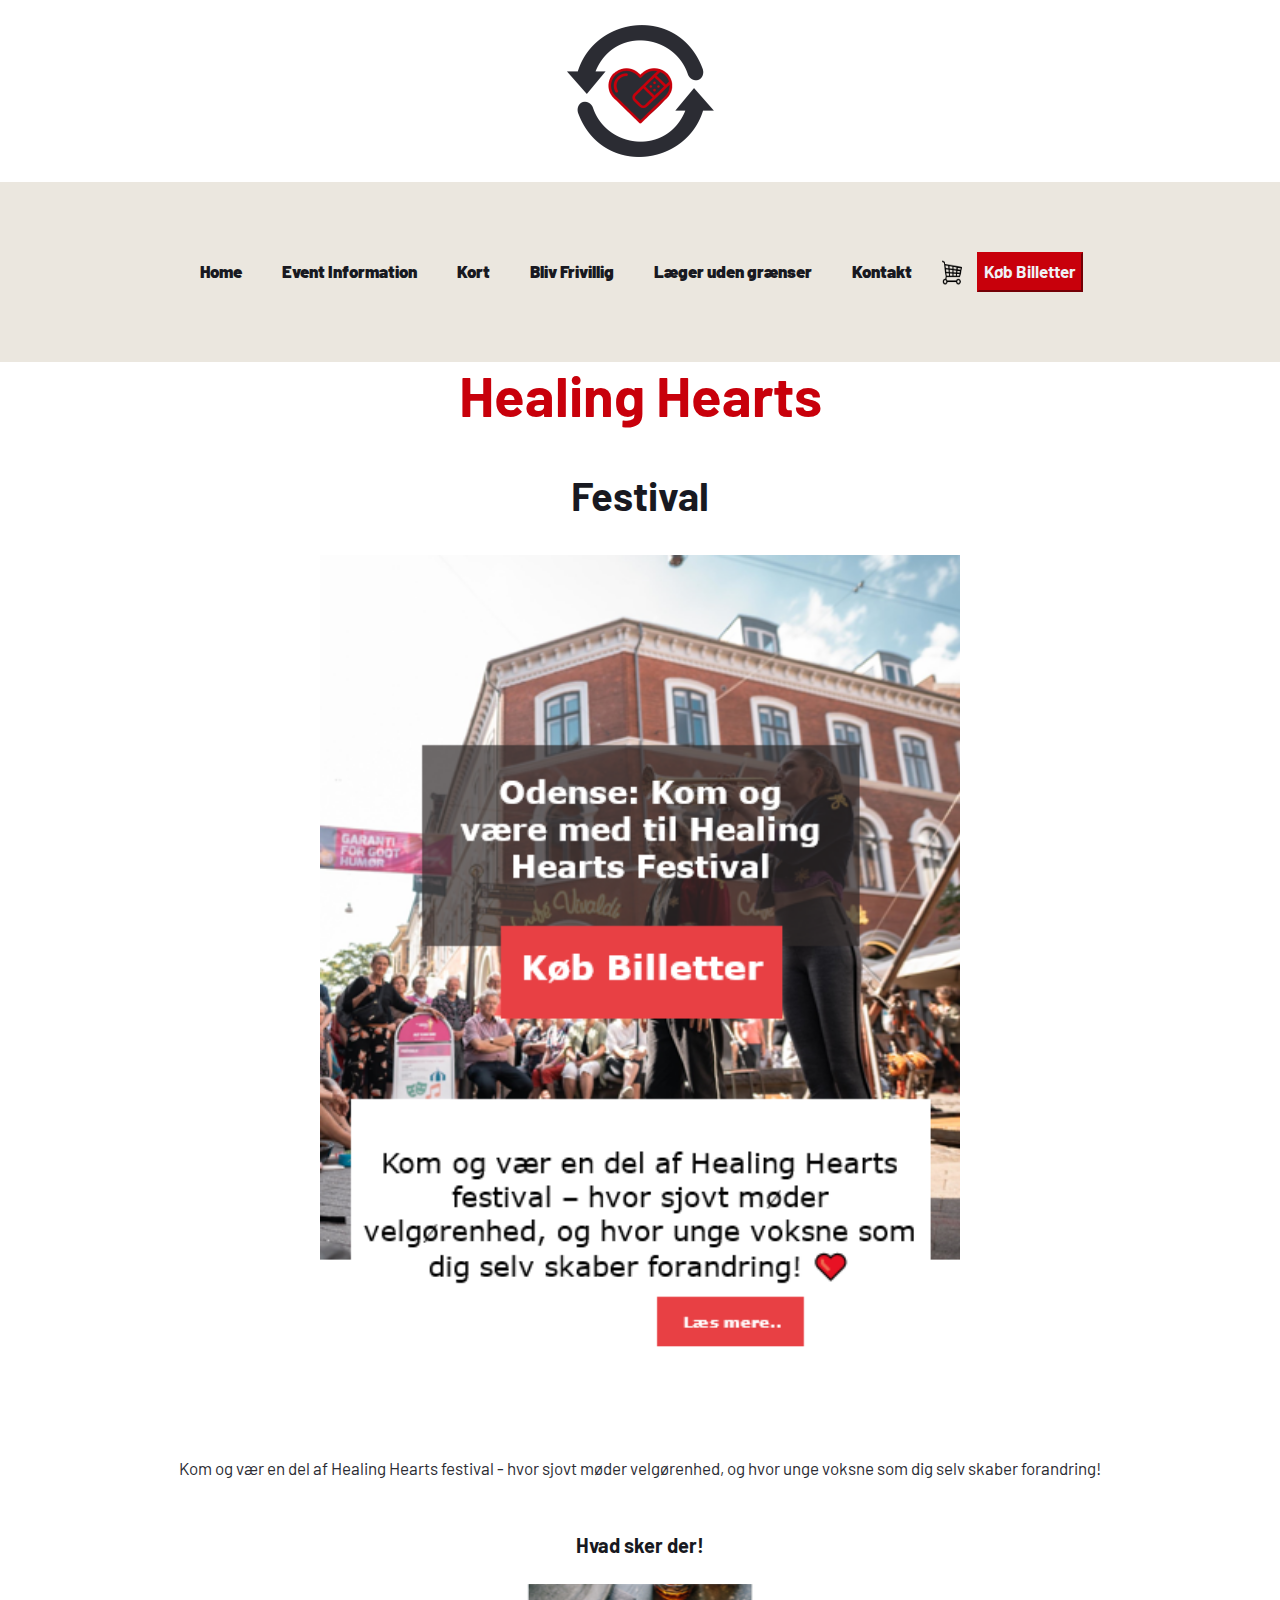
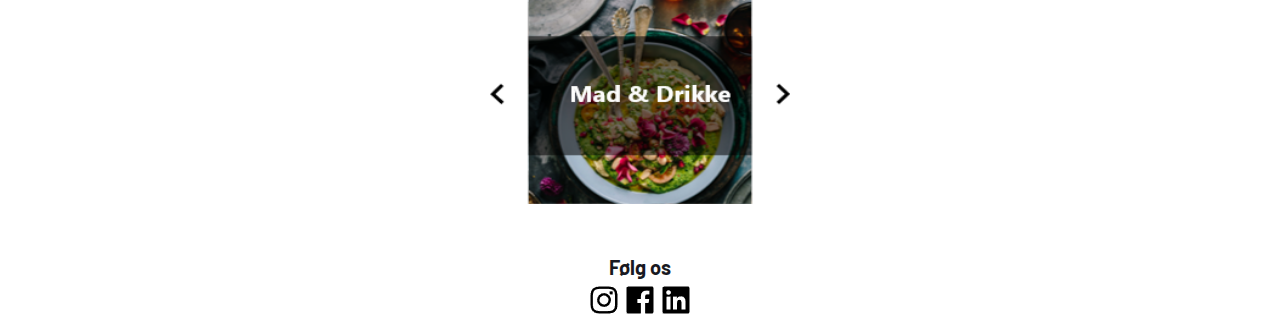
<file: index.html>
<!DOCTYPE html>
<html lang="da"> 
    <head>
        <meta charset="UTF-8">
        <meta name="viewport" content="width=device-width, initial-scale=1.0">
        <title>Healinghearts</title>
        <link rel="preconnect" href="https://fonts.googleapis.com">
        <link rel="preconnect" href="https://fonts.gstatic.com" crossorigin>
        <link href="https://fonts.googleapis.com/css2?family=Barlow:wght@400;700;900&display=swap" rel="stylesheet">
        <link rel="stylesheet" href="css/reset.css">
        <link rel="stylesheet" href="css/index.css">
        <script src="js/index.js" defer></script>       
    </head>
    <body>

    <header class="header">
        <a href="index.html"><img src="img/logohh.png" alt="Logo til projekt om Healing Hearts" class="logo"></a>
    </header>
        <nav>
            <div class="topnav">
                <div class="menu">
                    <ul class="nav_links">
                        <li><a href="index.html" class="tabnav">Home</a></li> 
                        <li><a href="eventindformation.html" class="tabnav">Event Information</a></li>                        
                        <li><a href="Map.html" class="tabnav">Kort</a></li>
                        <li><a href="blivfrivillig.html" class="tabnav">Bliv Frivillig</a></li>
                        <li><a href="lægerudengrænser.html" class="tabnav">Læger uden grænser</a></li>
                        <li><a href="kontakt.html" class="tabnav">Kontakt</a></li>
                        <a href="basket.html"><img src="img/kurvikon.png" class="icon"></a>
                        <a class="button" href="koebbillet.html"><button>Køb Billetter</button></a>
                    </ul>
                </div>
            </div>                   
        </nav>                 
        <h1 class="main-heading">Healing Hearts</h1>
        <h2 class="pageheading">Festival</h2>

        <br>
        
        <main>
            <section>
                <div class="container">
                    <img src="img/hcafestival.png" alt="Dette er et stemningsbillede fra HCA festivalen" class="frontimg ">                
                </div>    
            </section>
        <br>
        <br>
            <section>
              <p class="p-text">
                Kom og vær en del af Healing Hearts festival - hvor sjovt møder velgørenhed, og hvor unge voksne som dig selv skaber forandring!
              </p>
            </section>
    

        <br>
        <br>

        <h3 class="heading">Hvad sker der!</h3>

        <br>
        
        <img src="img/sliderpic.png" alt="et eksemple på slider" class="frontslider">

        <br>
        <br>

        </main>  
        <footer class="footer">
            <h3 class="heading">Følg os</h3>
            <ul class="SoMe">
            <li><a href="#"><img src="img/instagram-logo-24.png" alt="SoMe link"></a></li>
            <li><a href="#"><img src="img/facebook-square-logo-24.png" alt="SoMe link"></a></li>
            <li><a href="#"><img src="img/linkedin-square-logo-24.png" alt="SoMe link"></a></li>
            </ul>
        </footer>
    </body>

</html>
</file>
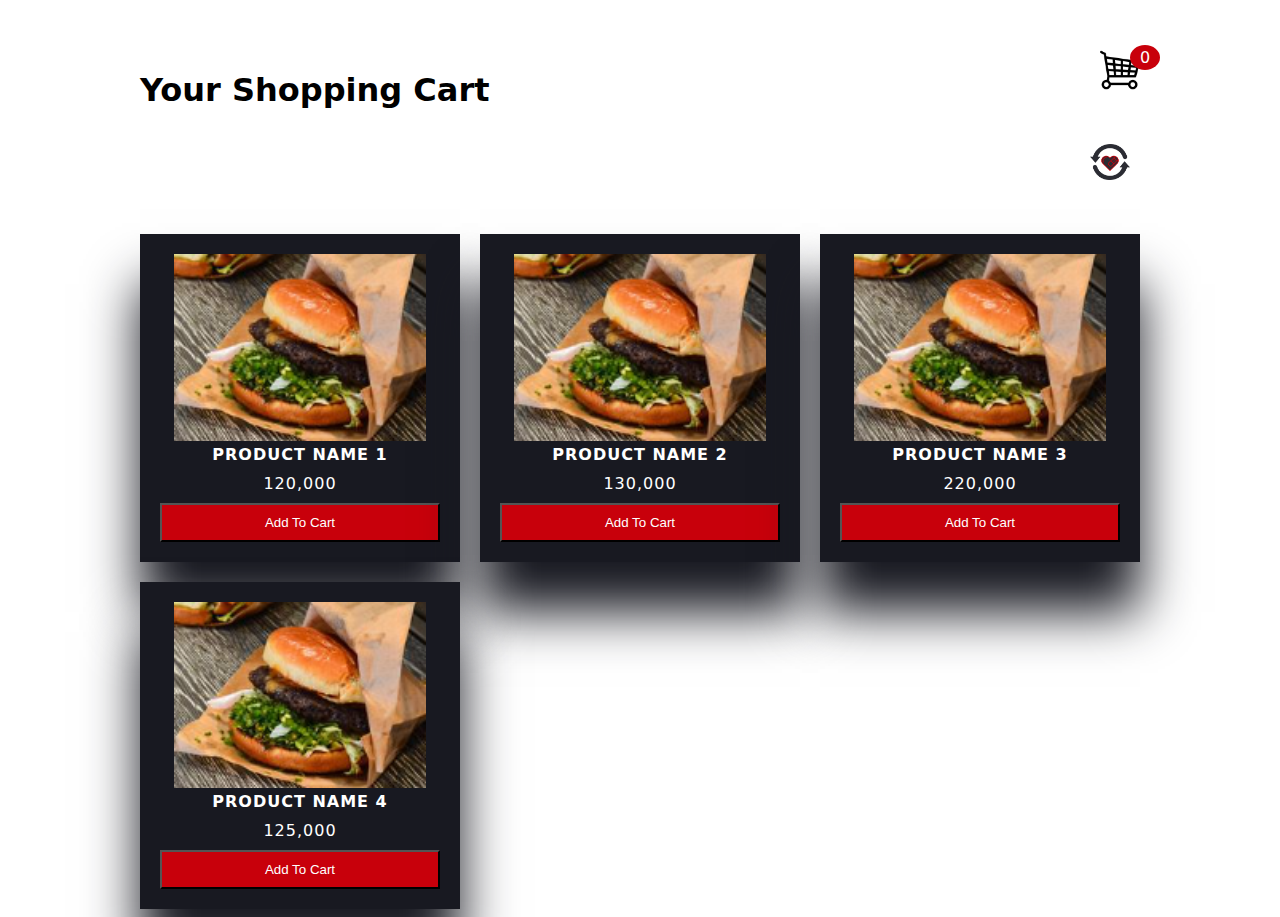
<file: basket.html>
<!DOCTYPE html>
<html lang="en">
    <head>
        <meta charset="UTF-8">
        <meta http-equiv="X-UA-Compatible" content="IE=edge">
        <meta name="viewport" content=""width=device-width, initial-scale=1.0>
        <title>Document</title>
        <link rel="stylesheet" href="css/style.css">
    </head>
    <body>
        <div class="container">
            <header>
                <h1>Your Shopping Cart</h1>
                <div class="shopping">
                    <img src="img/kurvikon.png">
                    <span class="quantity">0</span>
                    <header class="header">
                        <a href="index.html"><img src="img/logohh.png" alt="Logo til projekt om Healing Hearts" class="logo"></a>
                        </header>
                </div>
            </header>
        <div class="list"></div>
        </div>
        <div class="cart">
            <h1>Cart</h1>
            <ul class="listCard"></ul>
            <div class="checkout"></div>
            <div class="total">0</div>
            <div class="closeShopping">Close</div>
        </div>
        <script src="js/basket.js"></script>
    </body>
</html>
</file>
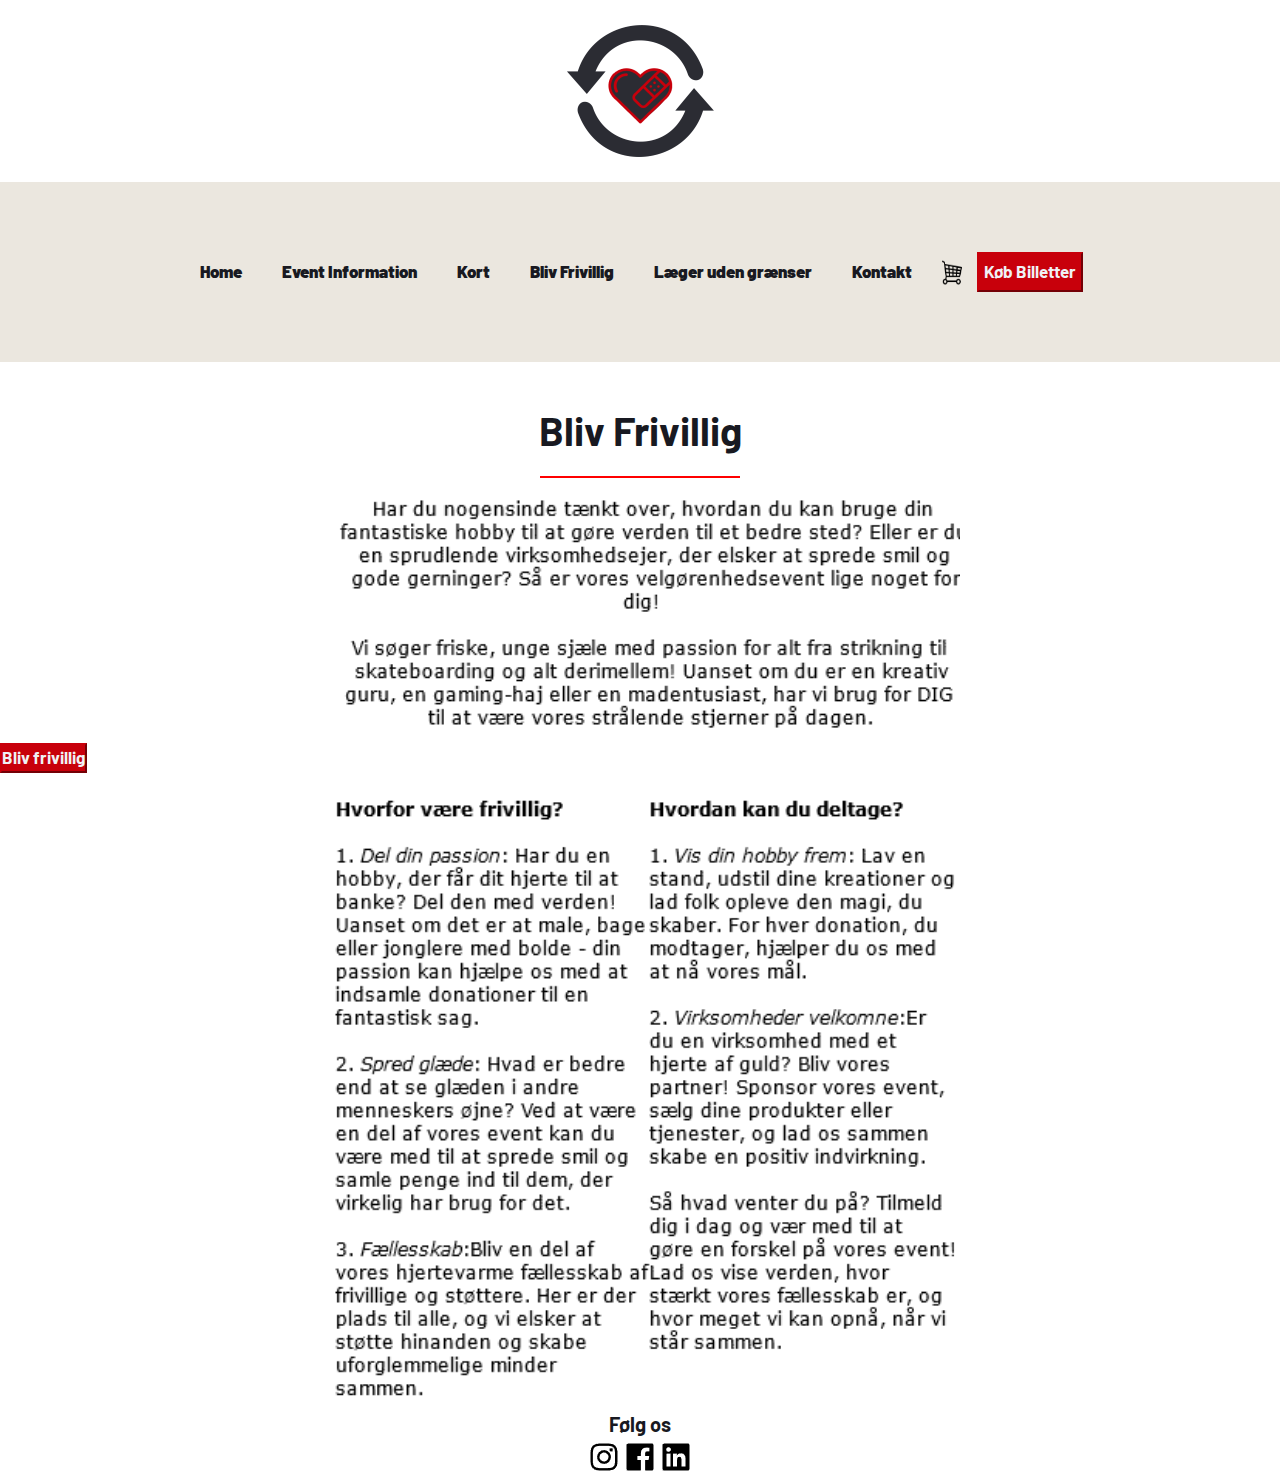
<file: blivfrivillig.html>
<!DOCTYPE html>
<html lang="da"> 
    <head>
        <meta charset="UTF-8">
        <meta name="viewport" content="width=device-width, initial-scale=1.0">
        <title>Healinghearts</title>
        <link rel="preconnect" href="https://fonts.googleapis.com">
        <link rel="preconnect" href="https://fonts.gstatic.com" crossorigin>
        <link href="https://fonts.googleapis.com/css2?family=Barlow:wght@400;700;900&display=swap" rel="stylesheet">
        <link rel="stylesheet" href="css/reset.css">
        <link rel="stylesheet" href="css/index.css">
        <script src="js/index.js" defer></script>       
    </head>
    <body>

        <header class="header">
            <a href="index.html"><img src="img/logohh.png" alt="Logo til projekt om Healing Hearts" class="logo"></a>
            </header>
            <nav>
                <div class="topnav">
                    <div class="menu">
                        <ul class="nav_links">
                            <li><a href="index.html">Home</a></li>
                            <li><a href="eventindformation.html">Event Information</a></li>                        
                            <li><a href="Map.html">Kort</a></li>
                            <li><a href="blivfrivillig.html">Bliv Frivillig</a></li>
                            <li><a href="lægerudengrænser.html">Læger uden grænser</a></li>
                            <li><a href="kontakt.html">Kontakt</a></li>
                            <a href="basket.html"><img src="img/kurvikon.png" class="icon"></a>
                            <a class="button" href="koebbillet.html"><button>Køb Billetter</button></a>
                        </ul>
                    </div>
                </div>                   
            </nav>
            
            <h2 class="pageheading"> Bliv Frivillig</h2>
            
            <div id="redline"></div>

            <img src="img/blivfrivillig.png" alt="" class="frontimg">
            <a href="formular.html"><img><button class="btn-one">Bliv frivillig</button></a>
            <img src="img/infoomfrivillig.png" alt="Information om at være frivillig og deltagelse" class="frontimg">


            <footer class="footer">
                <h3 class="heading">Følg os</h3>
                <ul class="SoMe">
                <li><a href="#"><img src="img/instagram-logo-24.png" alt="SoMe link"></a></li>
                <li><a href="#"><img src="img/facebook-square-logo-24.png" alt="SoMe link"></a></li>
                <li><a href="#"><img src="img/linkedin-square-logo-24.png" alt="SoMe link"></a></li>
                </ul>
            </footer>          
    </body>
</html>
</file>
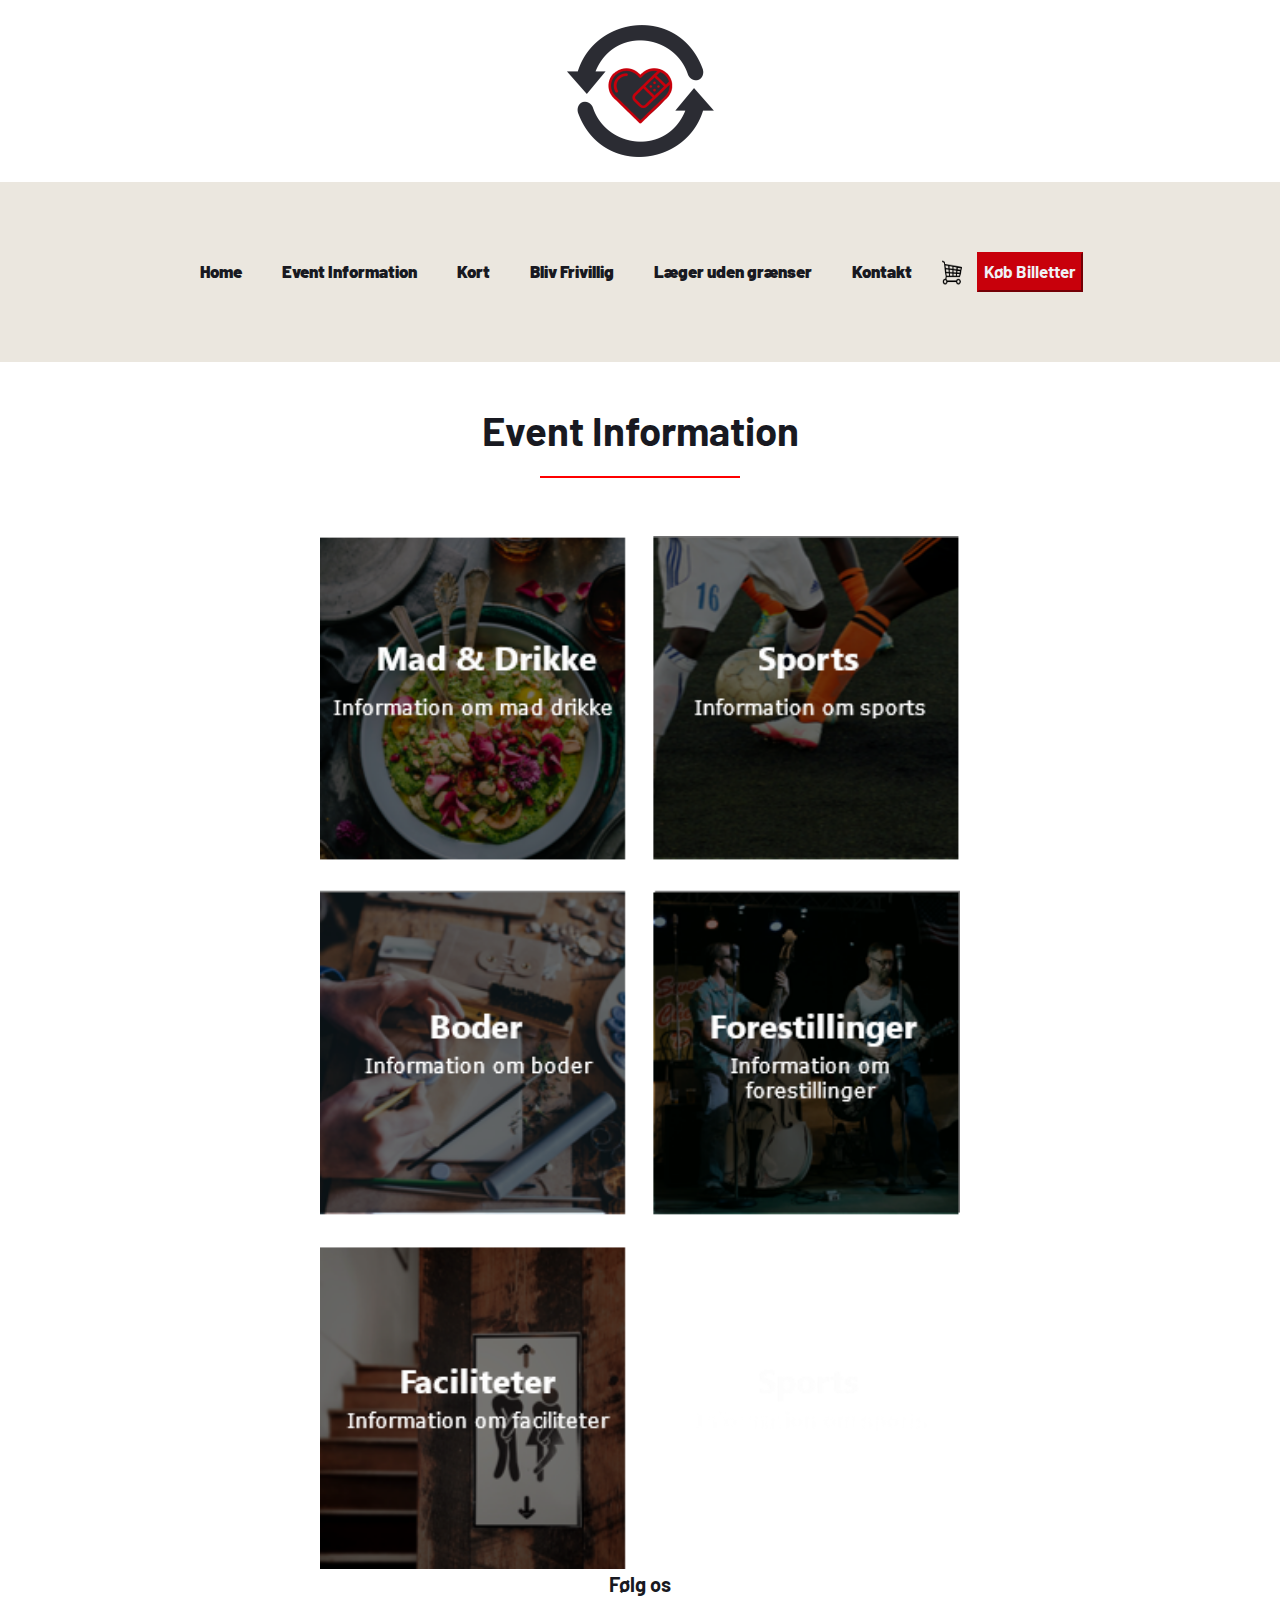
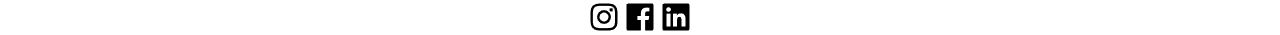
<file: eventindformation.html>
<!DOCTYPE html>
<html lang="da"> 
    <head>
        <meta charset="UTF-8">
        <meta name="viewport" content="width=device-width, initial-scale=1.0">
        <title>Healinghearts</title>
        <link rel="preconnect" href="https://fonts.googleapis.com">
        <link rel="preconnect" href="https://fonts.gstatic.com" crossorigin>
        <link href="https://fonts.googleapis.com/css2?family=Barlow:wght@400;700;900&display=swap" rel="stylesheet">
        <link rel="stylesheet" href="css/reset.css">
        <link rel="stylesheet" href="css/index.css">
        <script src="js/index.js" defer></script>       
    </head>
    <body>

        <header class="header">
            <a href="index.html"><img src="img/logohh.png" alt="Logo til projekt om Healing Hearts" class="logo"></a>
            </header>
            <nav>
                <div class="topnav">
                    <div class="menu">
                        <ul class="nav_links">
                            <li><a href="index.html">Home</a></li>
                            <li><a href="eventindformation.html">Event Information</a></li>                        
                            <li><a href="Map.html">Kort</a></li>
                            <li><a href="blivfrivillig.html">Bliv Frivillig</a></li>
                            <li><a href="lægerudengrænser.html">Læger uden grænser</a></li>
                            <li><a href="kontakt.html">Kontakt</a></li>
                            <a href="basket.html"><img src="img/kurvikon.png" class="icon"></a>
                            <a class="button" href="koebbillet.html"><button>Køb Billetter</button></a>
                        </ul>
                    </div>
                </div>                   
            </nav>        
            
            <h2 class="pageheading">Event Information</h2>         
            <div id="redline"></div> 

            <br>
            <br>
            
            <a><img src="img/eventpic.png" alt="om hvad man kan opleve på festivalen" class="frontimg"></a>   

            <footer class="footer">
                <h3 class="heading">Følg os</h3>
                <ul class="SoMe">
                <li><a href="#"><img src="img/instagram-logo-24.png" alt="SoMe link"></a></li>
                <li><a href="#"><img src="img/facebook-square-logo-24.png" alt="SoMe link"></a></li>
                <li><a href="#"><img src="img/linkedin-square-logo-24.png" alt="SoMe link"></a></li>
                </ul>
            </footer>
    </body>
</html>
</file>
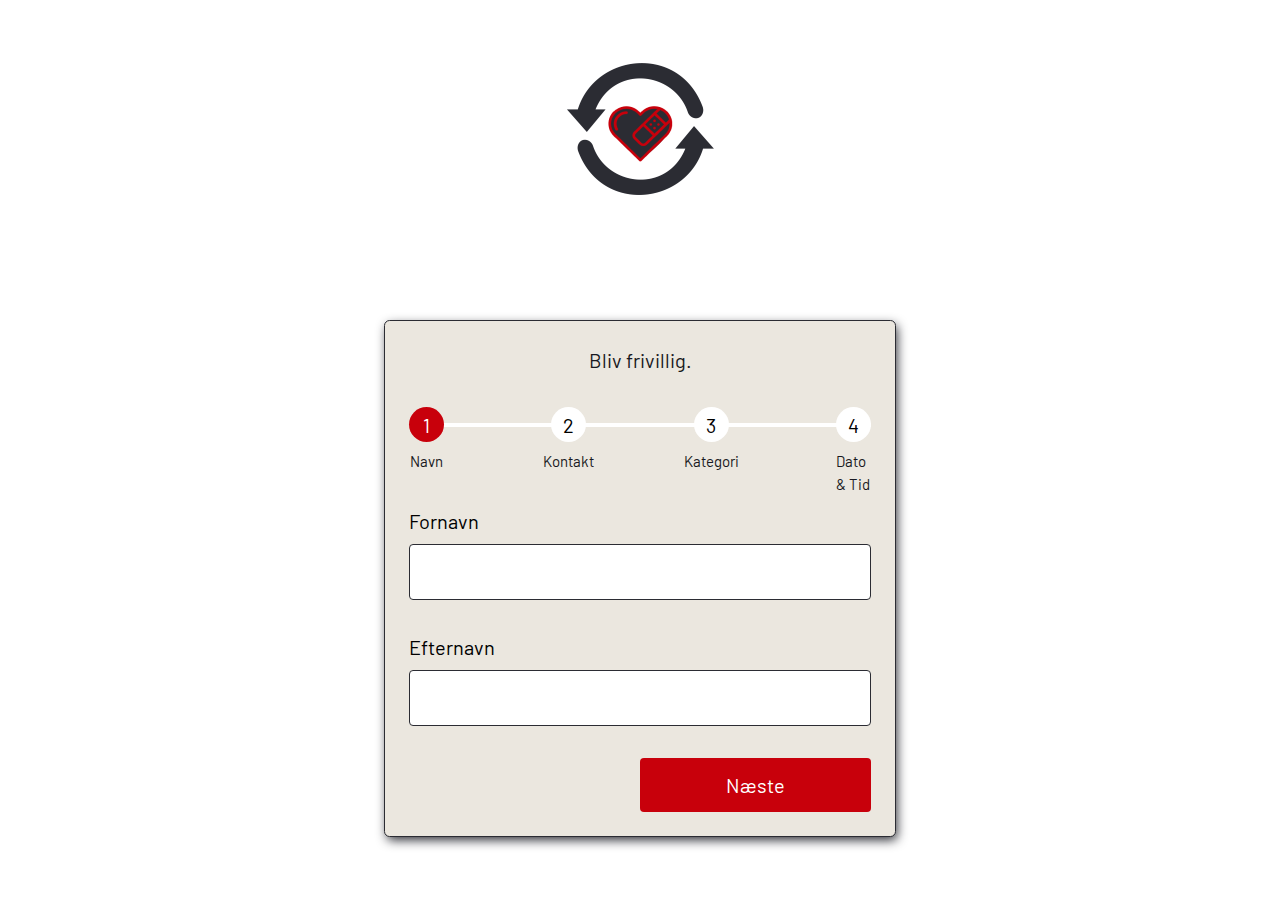
<file: formular.html>
<!DOCTYPE html>
<html lang="da"> 
    <head>
        <meta charset="UTF-8">
        <meta name="viewport" content="width=device-width, initial-scale=1.0">
        <title>Healinghearts</title>
        <link rel="preconnect" href="https://fonts.googleapis.com">
        <link rel="preconnect" href="https://fonts.gstatic.com" crossorigin>
        <link href="https://fonts.googleapis.com/css2?family=Barlow:wght@400;700;900&display=swap" rel="stylesheet">
        <link rel="stylesheet" href="css/reset.css">
        <link rel="stylesheet" href="css/formular.css">
        <script src="js/index.js" defer></script>
        <script src="js/formular.js" defer></script>       
    </head>

    <body>

    <header class="header">
        <a href="index.html"><img src="img/logohh.png" alt="Logo til projekt om Healing Hearts" class="logo"></a>
    </header>

    <form action="#" class="form">

    <h1 class="text-center">Bliv frivillig.</h1>

    <!-- progressbar -->

        <div class="progressbar">

            <div class="progress" id="progress"></div>

            <div class="progress-step active" data-title="Navn"></div>
            <div class="progress-step" data-title="Kontakt"></div>
            <div class="progress-step" data-title="Kategori"></div>
            <div class="progress-step" data-title="Dato & Tid"></div>
        </div>

    <!-- steps -->

    <div class="form-step active">
        <div class="input-group">
            <label for="username">Fornavn</label>
            <input type="text" name="username" id="username">
        </div>
        <div class="input-group">
            <label for="lname">Efternavn</label>
            <input type="text" name="lname" id="lname">
        </div>
        <div>
            <a href="#" class="btn btn-next with-50 ml-auto">Næste</a>
        </div>
    </div>  
    
    <div class="form-step">
        <div class="input-group">
            <label for="phone">Telefon</label>
            <input type="text" name="phone" id="phone">
        </div>
        <div class="input-group">
            <label for="email">Email</label>
            <input type="email" name="email" id="email">
        </div>
        <div class="btns-group">
            <a href="#" class="btn btn-pre">Tilbage</a>
            <a href="#" class="btn btn-next">Næste</a>
        </div>
    </div>  

    <div class="form-step">
        <div class="input-group">
            <label for="category">Hvad</label>
            <input type="text" name="category" id="category">
        </div>
        <div class="input-group">
            <label for="location">Hvor</label>
            <input type="text" name="location" id="location">
        </div>
        <div class="btns-group">
            <a href="#" class="btn btn-pre">Tilbage</a>
            <a href="#" class="btn btn-next">Næste</a>
        </div>
    </div>  

    <div class="form-step">
        <div class="input-group">
            <label for="date">Date</label>
            <input type="data" name="date" id="date">
        </div>
        <div class="input-group">
            <label for="time">Tid</label>
            <input type="text" name="time" id="time">
        </div>
        <div class="btns-group">
            <a href="#" class="btn btn-pre">Tilbage</a>
            <a href="#" class="btn btn-send" onclick="openPopup()">Send</a>
        </div>      
    </div>  

    <div class="popup" id="popup">
            <img src="img/check-circle-regular-24.png" alt="et checktegn ved godkendelse">
            <h2> Mange Tak</h2>
            <p>Du har tilmeldt dig til Healing Hearts festivalen.
                Mere information kommer senere.
                Sendt og Modtaget
            </p>
        <button href="index.html" type="btn-ok" onclick="closePopup()">OK</button>
        </div>

    </form>


   
        
</body>
</html>
</file>
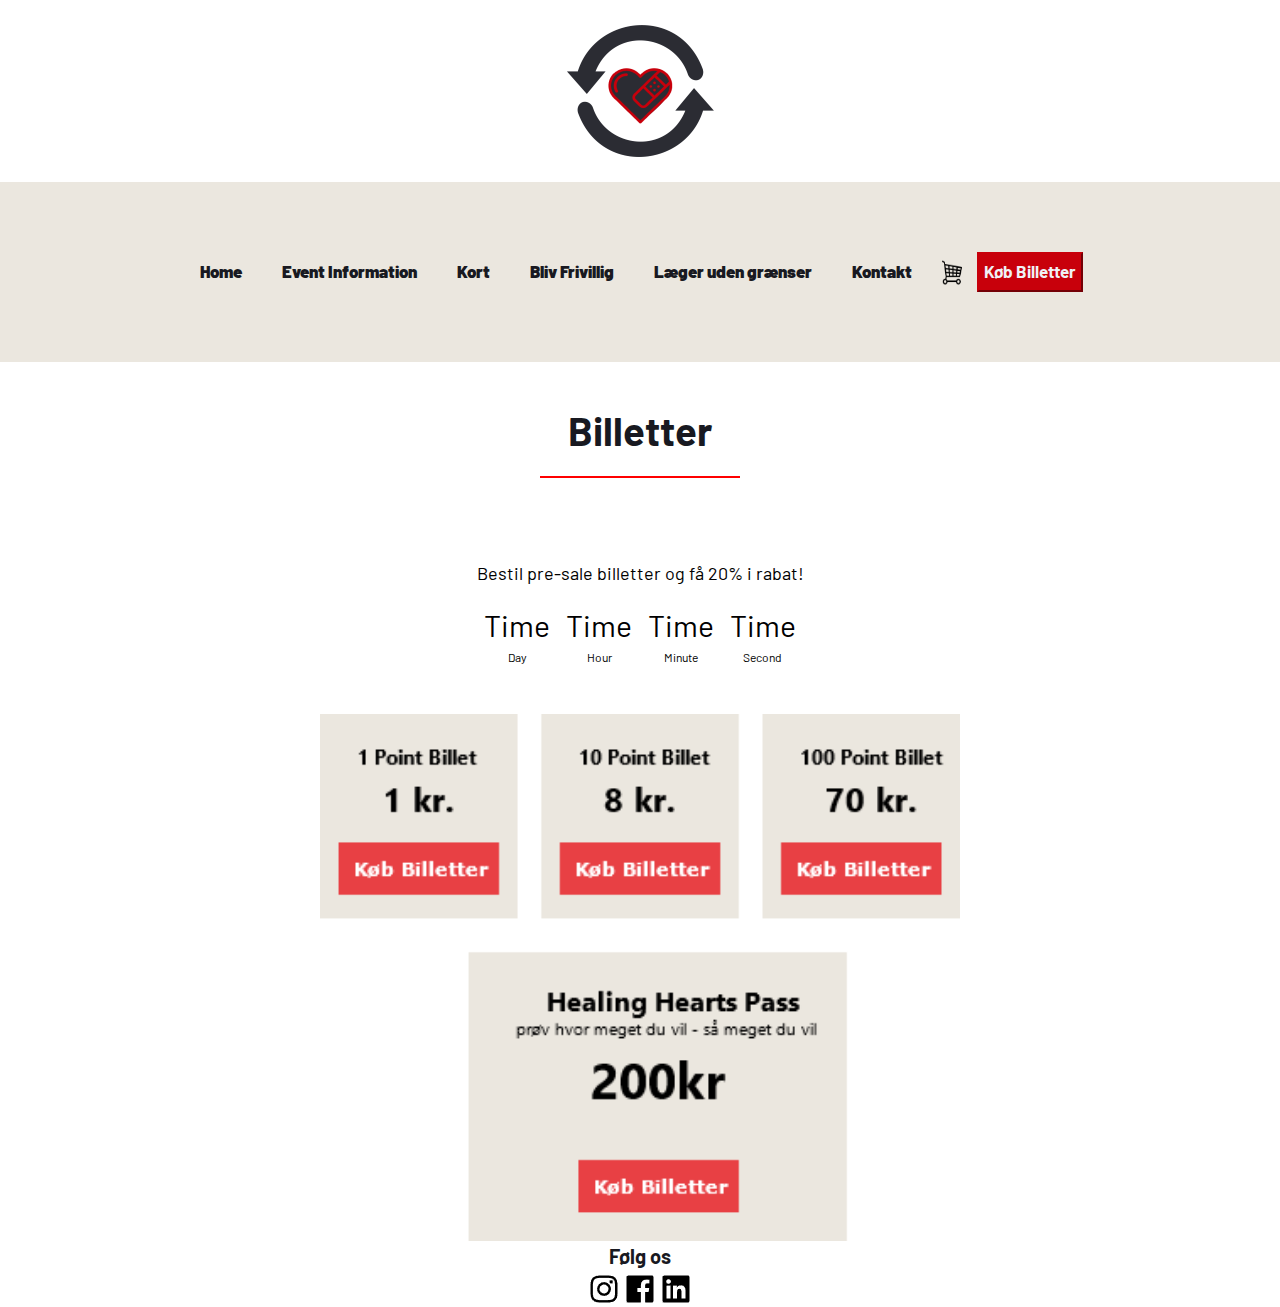
<file: koebbillet.html>
<!DOCTYPE html>
<html lang="da"> 
    <head>
        <meta charset="UTF-8">
        <meta name="viewport" content="width=device-width, initial-scale=1.0">
        <title>Healinghearts</title>
        <link rel="preconnect" href="https://fonts.googleapis.com">
        <link rel="preconnect" href="https://fonts.gstatic.com" crossorigin>
        <link href="https://fonts.googleapis.com/css2?family=Barlow:wght@400;700;900&display=swap" rel="stylesheet">
        <link rel="stylesheet" href="css/reset.css">
        <link rel="stylesheet" href="css/index.css">
        <script src="js/countdown.js" defer></script>       
    </head>
    <body>

        <header class="header">
            <a href="index.html"><img src="img/logohh.png" alt="Logo til projekt om Healing Hearts" class="logo"></a>
            </header>
            <nav>
                <div class="topnav">
                    <div class="menu">
                        <ul class="nav_links">
                            <li><a href="index.html">Home</a></li>
                            <li><a href="eventindformation.html">Event Information</a></li>                        
                            <li><a href="Map.html">Kort</a></li>
                            <li><a href="blivfrivillig.html">Bliv Frivillig</a></li>
                            <li><a href="lægerudengrænser.html">Læger uden grænser</a></li>
                            <li><a href="kontakt.html">Kontakt</a></li>
                            <a href="basket.html"><img src="img/kurvikon.png" class="icon"></a>
                            <a class="button" href="koebbillet.html"><button>Køb Billetter</button></a>
                        </ul>
                    </div>
                </div>                   
            </nav>                                          
             
            <h2 class="pageheading">Billetter</h2>

            <div id="redline"></div>
                 
            <br>
    
            <section class="coming-soon">
                <div>
                    <h2>Bestil pre-sale billetter og få 20% i rabat!</h2>
                    <div class="countdown">
                        <div class="container-day">
                            <h3 class="day">Time</h3>
                            <h3>Day</h3>
                        </div>
                        <div class="container-hour">
                            <h3 class="hour">Time</h3>
                            <h3>Hour</h3>
                        </div>
                        <div class="container-minute">
                            <h3 class="minute">Time</h3>
                            <h3>Minute</h3>
                        </div>
                        <div class="container-second">
                            <h3 class="second">Time</h3>
                            <h3>Second</h3>
                        </div>
                    </div>
                </div>
            </section>
            
            <br>
            <br>
            
            <img src="img/billetter.png" alt=" viser priser på billeterne" class="frontimg">
           

        <footer class="footer">
            <h3 class="heading">Følg os</h3>
            <ul class="SoMe">
            <li><a href="#"><img src="img/instagram-logo-24.png" alt="SoMe link"></a></li>
            <li><a href="#"><img src="img/facebook-square-logo-24.png" alt="SoMe link"></a></li>
            <li><a href="#"><img src="img/linkedin-square-logo-24.png" alt="SoMe link"></a></li>
            </ul>
        </footer>       
    </body>
</html>
</file>
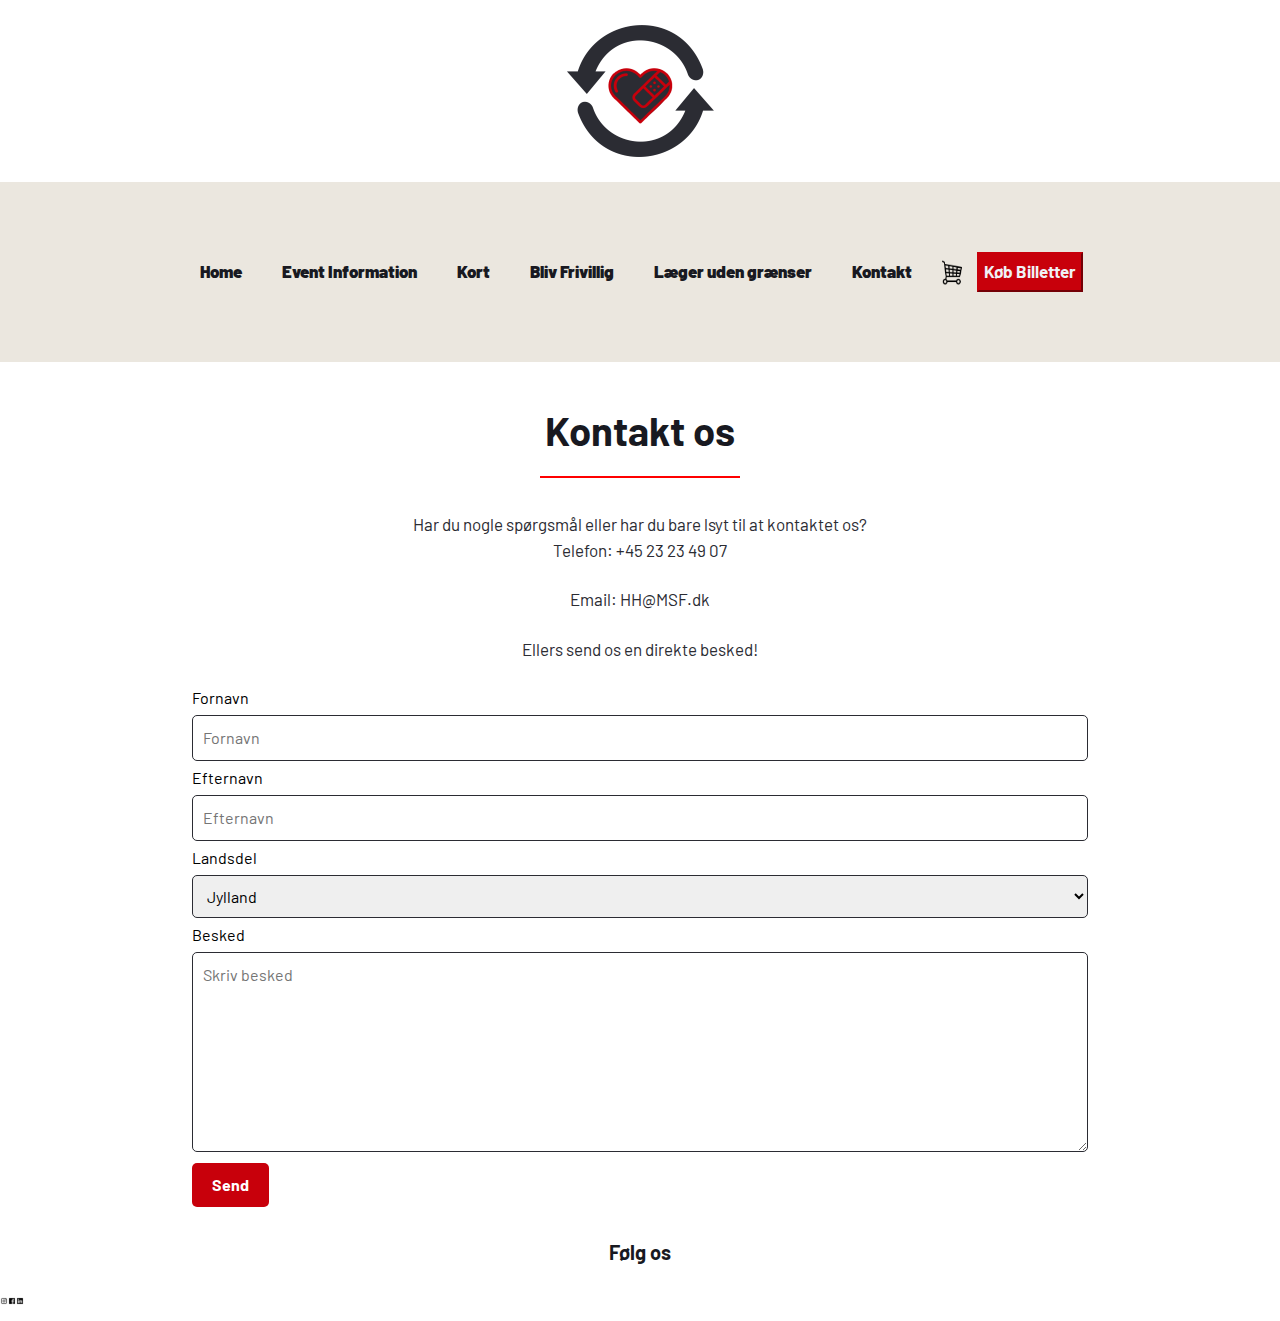
<file: kontakt.html>
<!DOCTYPE html>
<html lang="da"> 
    <head>
        <meta charset="UTF-8">
        <meta name="viewport" content="width=device-width, initial-scale=1.0">
        <title>Healinghearts</title>
        <link rel="preconnect" href="https://fonts.googleapis.com">
        <link rel="preconnect" href="https://fonts.gstatic.com" crossorigin>
        <link href="https://fonts.googleapis.com/css2?family=Barlow:wght@400;700;900&display=swap" rel="stylesheet">
        <link rel="stylesheet" href="css/reset.css">
        <link rel="stylesheet" href="css/kontakt.css">
        <link rel="stylesheet" href="css/index.css">
        <script src="js/index.js" defer></script>       
    </head>
    <body>

        <header class="header">
            <a href="index.html"><img src="img/logohh.png" alt="Logo til projekt om Healing Hearts" class="logo"></a>
            </header>
            <nav>
                <div class="topnav">
                    <div class="menu">
                        <ul class="nav_links">
                            <li><a href="index.html">Home</a></li>
                            <li><a href="eventindformation.html">Event Information</a></li>                        
                            <li><a href="Map.html">Kort</a></li>
                            <li><a href="blivfrivillig.html">Bliv Frivillig</a></li>
                            <li><a href="lægerudengrænser.html">Læger uden grænser</a></li>
                            <li><a href="kontakt.html">Kontakt</a></li>
                            <a href="basket.html"><img src="img/kurvikon.png" class="icon"></a>
                            <a class="button" href="koebbillet.html"><button>Køb Billetter</button></a>
                        </ul>
                    </div>
                </div>                   
            </nav>                   
  
            <h2 class="pageheading"> Kontakt os</h2>

            <div id="redline"></div>

            <br>

            <p> Har du nogle spørgsmål eller har du bare lsyt til at kontaktet os?</p>


            <p>Telefon: +45 23 23 49 07</p>
            
            <br>

            <p> Email: HH@MSF.dk</p>

            <br>

            <p>Ellers send os en direkte besked!</p>
             
            <br>

            <div class="container">
                <form action="action_page.php">
              
                  <label for="fnavn">Fornavn</label>
                  <input type="text" id="fname" name="firstname" placeholder="Fornavn">
              
                  <label for="enavn">Efternavn</label>
                  <input type="text" id="lname" name="lastname" placeholder="Efternavn">
              
                  <label for="landsdel">Landsdel</label>
                  <select id="landsdel" name="landsdel">
                    <option value="jylland">Jylland</option>
                    <option value="fyn">Fyn</option>
                    <option value="sjælland">Sjælland</option>
                  </select>
              
                  <label for="besked">Besked</label>
                  <textarea id="subject" name="subject" placeholder="Skriv besked" style="height:200px"></textarea>
              
                  <input type="submit" value="Send">
              
                </form>
              </div>


        <footer class="footer">
            <h3 class="heading">Følg os</h3>
            <ul class="SoMe">
            <li><a href="#"><img src="img/instagram-logo-24.png" alt="SoMe link"></a></li>
            <li><a href="#"><img src="img/facebook-square-logo-24.png" alt="SoMe link"></a></li>
            <li><a href="#"><img src="img/linkedin-square-logo-24.png" alt="SoMe link"></a></li>
            </ul>          
        </footer>
    </body>
</html>
</file>
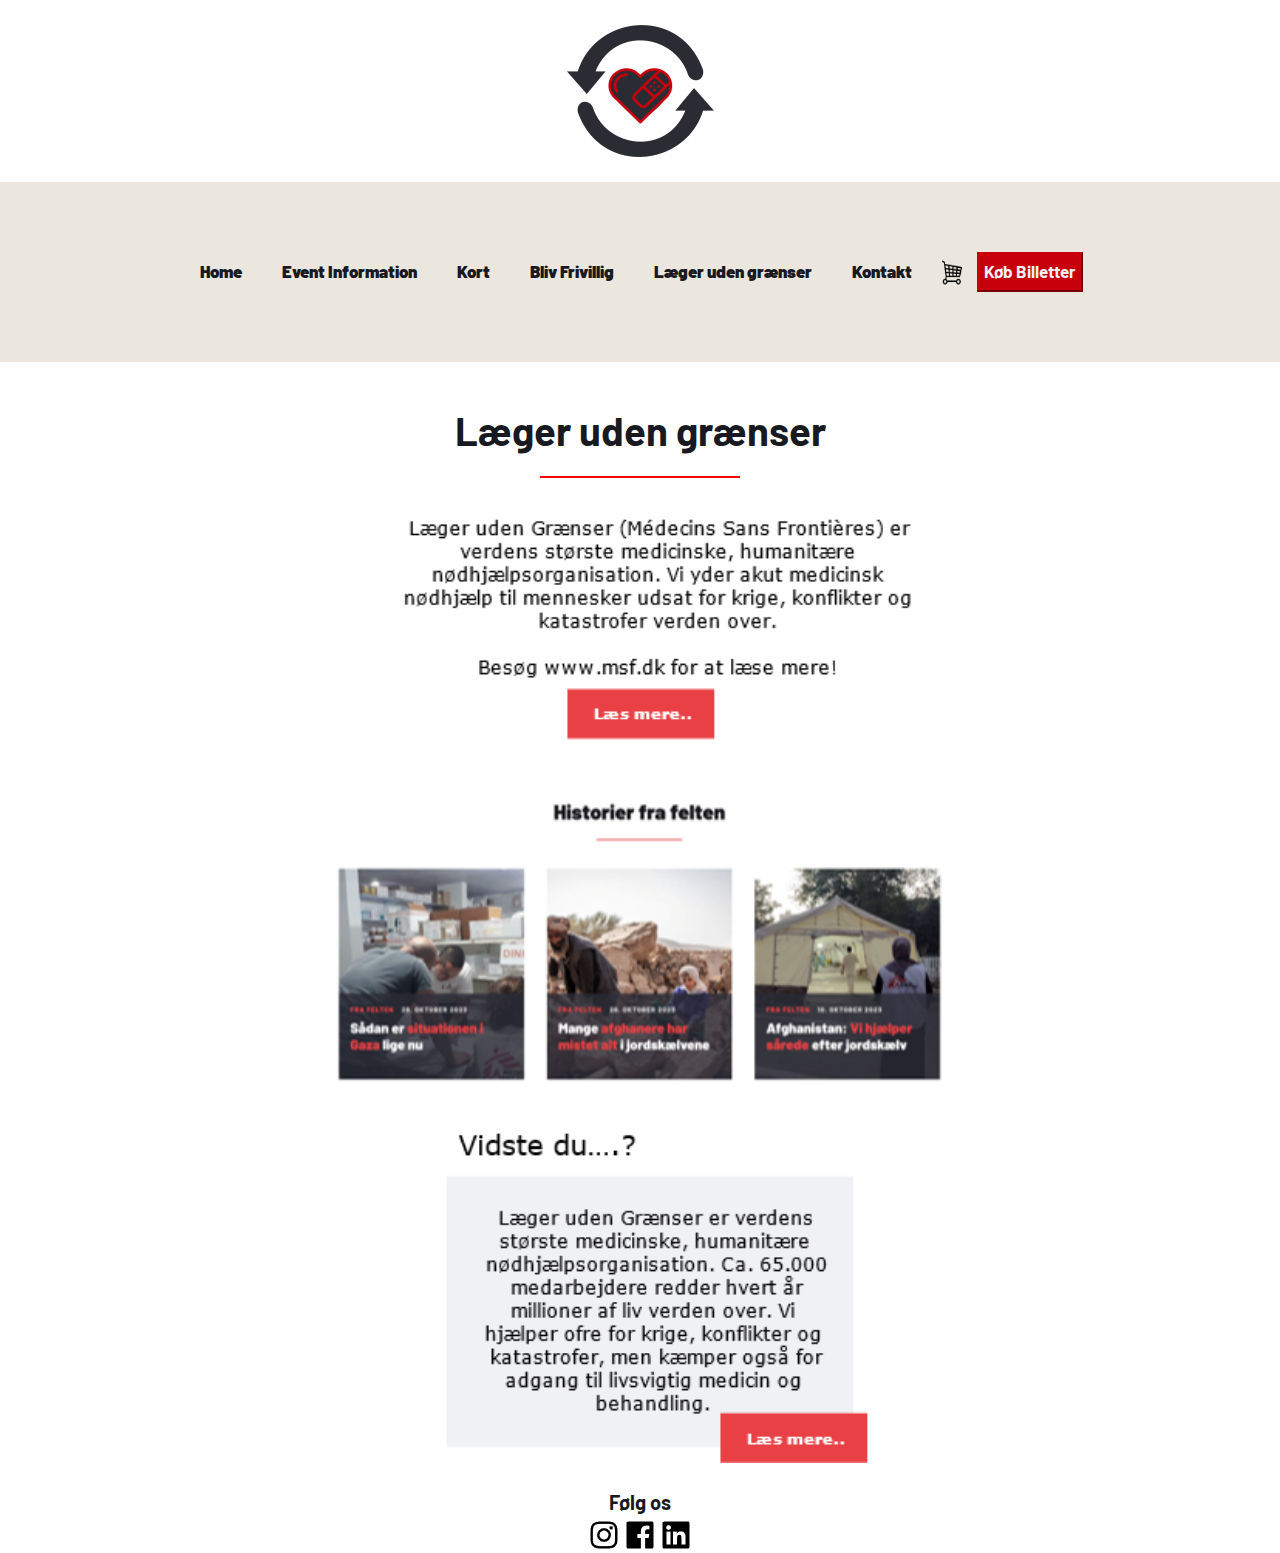
<file: lægerudengrænser.html>
<!DOCTYPE html>
<html lang="da"> 
    <head>
        <meta charset="UTF-8">
        <meta name="viewport" content="width=device-width, initial-scale=1.0">
        <title>Healinghearts</title>
        <link rel="preconnect" href="https://fonts.googleapis.com">
        <link rel="preconnect" href="https://fonts.gstatic.com" crossorigin>
        <link href="https://fonts.googleapis.com/css2?family=Barlow:wght@400;700;900&display=swap" rel="stylesheet">
        <link rel="stylesheet" href="css/reset.css">
        <link rel="stylesheet" href="css/index.css">
        <script src="js/index.js" defer></script>       
    </head>
    <body>

        <header class="header">
            <a href="index.html"><img src="img/logohh.png" alt="Logo til projekt om Healing Hearts" class="logo"></a>
            </header>
            <nav>
                <div class="topnav">
                    <div class="menu">
                        <ul class="nav_links">
                            <li><a href="index.html">Home</a></li> 
                            <li><a href="eventindformation.html">Event Information</a></li>                        
                            <li><a href="Map.html">Kort</a></li>
                            <li><a href="blivfrivillig.html">Bliv Frivillig</a></li>
                            <li><a href="lægerudengrænser.html">Læger uden grænser</a></li>
                            <li><a href="kontakt.html">Kontakt</a></li>
                            <a href="basket.html"><img src="img/kurvikon.png" class="icon"></a>
                            <a class="button" href="koebbillet.html"><button>Køb Billetter</button></a>
                        </ul>
                    </div>
                </div>                   
            </nav>               
                <h2 class="pageheading">Læger uden grænser </h2>

                <div id="redline"></div>

                <br>

                <img src="img/lægerudengrænser.png" alt="om læger uden grænser" class="frontimg">
           
                <br>
        
           <footer class="footer">
            <h3 class="heading">Følg os</h3>
            <ul class="SoMe">
            <li><a href="#"><img src="img/instagram-logo-24.png" alt="SoMe link"></a></li>
            <li><a href="#"><img src="img/facebook-square-logo-24.png" alt="SoMe link"></a></li>
            <li><a href="#"><img src="img/linkedin-square-logo-24.png" alt="SoMe link"></a></li>
            </ul>
        </footer>
    </body>
</html>
</file>
<file: css/index.css>
:root {

    margin: 0;
    padding: 0;
    box-sizing: border-box;
    
    /* farver */
    --primary: #ffffff;
    --neutral: #f0f1f5;
    --one: #181921;
    --two: #2b2c33;
    --three: #e84044;
    --four: #c8000b;
    --five: #ebe7df;
  
    /* font */
    --primary-font: 'Barlow', sans-serif;
    --regular: 400;
    --bold: 700;
    --black: 900;
  
    /* font-size i px */
    --fs-400: 16px;
    --fs-500: 17px;
    --fs-600: 20px;
    --fs-700: 30px;
    --fs-800: 40px;
    --fs-900: 56px;

    /* font-weight */
    .fw-bold { font-weight: var(--bold);}
    .fw-black { font-weight: var(--black);}
    .fw-regular { font-weight: var(--regular);}
  
  
    /* klasser */
    .bg-primary { background-color: var(--primary);}      
    .bg-header { background-color: var(--primary);}
    .bg-nav { background-color: var(--five);}
    .bg-section { background-color: var(--neutral);}
    .bg-box { background-color: var(--five);}
    .bg-footer { background-color: var(--two);}
    
    .primary-heading { color: var(--one);}
    .secondary-heading { color: var(--primary);}
    .heading-color { color: var(--four);}
    .text-color { color: var(--two);}
    .text.light { color: var(--primary);}    
}

body {

background-color: var(--primary);

}

/* toppen af hjemmesiden */

.header {
    display: flex;
    justify-content: center;
    align-items: center;
    padding:25px;
}

/* navigation menuen*/

nav {
    display: flex;
    left: 0;
    height: 180px;
    width: 100%;
    background-color: var(--five);
}

nav .topnav {
    position: relative;
    height: 100%;
    max-width: 1000px;
    width: 100%;
    background-color: var(--five);
    margin: 0 auto;
    padding: 0 25px;
    display: flex;
    align-items: center;
    justify-content: space-between;
}

.topnav .nav_links {
    display: flex;
    align-items: center;
    margin: 5px 10px;
    padding: 5px 10px;
}

.topnav .nav_links {
    margin: 0 5px;
    list-style: none;
}

.nav_links li a{
    position: relative;
    font-family: var(--primary-font);
    font-size: var(--fs-500);
    font-weight: var(--black);
    color: var(--one);
    text-decoration: none;
    padding: 10px;
}

.nav_links li a::before {
    content: '';
    position: absolute;
    left: 50%;
    bottom: 0;
    transform: translateX(50%);
    height: 6px;
    width: 6px;
    border-radius: 50%;
    background-color: var(--four);
    opacity: 0;
    transition: all 0.3s ease;
}

.nav_links li:hover a::before {
    opacity: 1;
}


.icon {
    height: 35px;
    width: 30px;
    margin: 5px;
    padding: 5px;
}

.nav_links button{
    background-color: var(--four);
    color: var(--neutral);
    font-family: var(--primary-font);
    font-size: var(--fs-500);
    font-weight: var(--bold);
    border-color: var(--four);
    margin: 5px;
    padding: 5px;
}

/* titel på siden og headline */

.main-heading {
    font-family: var(--primary-font);
    font-size: var(--fs-900);
    font-weight: var(--bold);
    color: var(--four);
    text-align: center;
    line-height: 65px;
}

.pageheading{
    font-family: var(--primary-font);
    font-size: var(--fs-800);
    font-weight: var(--bold);
    color: var(--one);
    text-align: center;
    line-height: 40px;
}

.heading{
    font-family: var(--primary-font);
    font-size: var(--fs-600);
    font-weight: var(--bold);
    color: var(--one);
    text-align: center;
}

/* red line */
#redline {
    width: 200px; /* Adjust the width as needed */
    height: 2px; /* Adjust the height as needed */
    background-color: red;
    margin: 10px auto; /* To center the line vertically */
}


.p-text {
    position: block;
    display: flex;
    justify-content: center;
    margin-left: 50px;
    margin-right: 50px;
    text-align: center;
    font-family: var(--primary-font);
    font-size: var(--fs-500);
    font-weight: var(--regular);
    color: var(--two);
}


/* knapper */

.btn-one{
    background-color: var(--four);
    color: var(--neutral);
    font-family: var(--primary-font);
    font-size: var(--fs-500);
    font-weight: var(--bold);
    border-color: var(--four);
}


/* billede på forsiden */

.frontimg {
    display: block;
    margin-left: auto;
    margin-right: auto;
    width: 50%;
}

.frontslider{
    display: block;
    margin-left: auto;
    margin-right: auto;
    height: 220px;
    width: 300px;
}


/* countdown */
* {
    margin: 0;
    padding: 0;
    box-sizing: box-sizing;
}
 
h2 {
    font-size: 18px;
    padding-top: 3rem;
    padding-bottom: 1rem;
    font-family: var(--primary-font);
}

.coming-soon {
    display: flex;
    align-items: center;
    flex-direction: column;
    justify-content: center;

}

.countdown {
    display: flex;
    justify-content: space-around;
    text-align: center;
    font-family: var(--primary-font);
    font-size: 12px;
}

.day,.hour,.minute,.second{
    font-size: 30px;
    font-family: var(--primary-font);
}


/* bunden af hjemmesiden */
.footer {
    background-color: var(--primary);
    width: 100%;
    height: 50px;   
    text-align: center; 
}

.SoMe{
    list-style: none;
    padding: 0;
    display: flex;
    justify-content: center;
}


/* media queries*/

@media only screen and (max-width: 600px) {
    body {
      background-color: var(--primary);
    }
  
    .header {
      padding: 15px; /* Adjust the padding for smaller screens */
    }
  
    nav {
      height: auto;
    }
  
    .topnav {
      flex-direction: column;
      height: auto;
    }
  
    .nav_links {
      margin: 0;
    }
  
    .nav_links li {
      margin: 5px 0;
    }
  
    .nav_links li a {
      font-size: var(--fs-500); /* Adjust font size for smaller screens */
    }
  
    .frontimg {
      width: 100%; /* Adjust image width for smaller screens */
    }
  
    /* Add more styles as needed for mobile devices */
  }

/* Mobile styles (default) */
.header {
    padding: 15px;
}

nav {
    height: auto;
}

.topnav {
    flex-direction: column;
    height: auto;
}

.topnav .nav_links {
    flex-direction: column;
    align-items: center;
}

.nav_links li {
    margin: 5px 0;
}

.nav_links li a {
    padding: 8px;
}

.icon {
    height: 25px;
    width: 20px;
}

/* Media query for tablets and larger screens */
@media only screen and (min-width: 768px) {
    .header {
        padding: 25px;
    }

    nav {
        height: 180px;
    }

    .topnav {
        flex-direction: row;
        height: 100%;
    }

    .topnav .nav_links {
        flex-direction: row;
        align-items: center;
    }

    .nav_links li {
        margin: 0 10px;
    }

    .nav_links li a {
        padding: 10px;
    }

    .icon {
        height: 35px;
        width: 30px;
    }
}

@media (max-fixed: 790) {
    .menu {
        position: fixed;
        height: 100%;
        width: 100%;
        left: 0;
        top: 0; 
    }

    .topnav .nav_links {
        flex-direction: row;
        display: flex;
        align-items: center;
        font-size: 14px;
        
    }
}
</file>
<file: css/style.css>
body{
    background-color: #ffffff;
    font-family: system-ui;
}

.container{
    width: 1000px;
    margin: auto;
    transition: 0.5s;
}
header{
    display: grid;
    grid-template-columns: 1fr 50px;
    margin-top: 50px;
}
header .shopping{
    position: relative;
    text-align: right;
}
header .shopping img{
    width: 40px;
}
header .shopping span{
    background-color: #c8000b;
    border-radius: 50%;
    display: flex;
    justify-content: center;
    align-items: center;
    color: #ffffff;
    position: absolute;
    top: -5px;
    left: 80%;
    padding: 3px 10px;
}
.list{
    display: grid;
    grid-template-columns: repeat(1, 1fr);
    column-gap: 20px;
    row-gap: 20px;
    margin-top: 50px;
}
.cart{
    position: fixed;
    top: 0;
    left: 100%;
    width: 500px;
    background-color: #f0f1f5;
    height: 100vh;
    transition: 0.5s;
}
.cart h1{
    color: #e84044;
    font-weight: 100;
    margin: 0;
    padding: 0 20px;
    height: 80px;
    display: flex;
    align-items: center;
}
.cart .checkOut{
    position: absolute;
    bottom: 0;
    width: 100%;
    display: grid;
    grid-template-columns: repeat(2, 1fr);
}
.cart .checkOut div{
    background-color: #e8bc0e;
    width: 100%;
    height: 70px;
    display: flex;
    justify-content: center;
    align-items: center;
    font-weight: bold;
    cursor: pointer;
}
.cart .checkOut div:nth-child(2){
    background-color: #1C1F25;
    color: #fff;
}
.active .cart{
    left: calc(100% - 500px);
}
.active .container{
    transform: translateX(-200px);
}
.list .item{
    text-align: center;
    background-color: #181921;
    color: #ffffff;
    padding: 20px;
    box-shadow: 0 50px 50px #181921;
    letter-spacing: 1px;
}
.list .item img{
    width: 90%;
}
.list .item .title{
    font-weight: 600;
}
.list .item .price{
    margin: 10px;
}
.list .item button{
    background-color: #c8000b;
    color: #ffffff;
    padding: 10px;
    width: 100%;
}

.listCard li{
    display: grid; 
    grid-template-columns: 100px repeat(3, 1fr);
    color: #181921;
    row-gap: 10px;
    margin-bottom: 20px;
}
.listCard li div{
    display: flex;
    justify-content: center;
    align-items: center;
}
.listCard li img{
    width: 90%;
}
.listCard button{
    background-color: #ffffff;
    border: none;
    width: auto;
}
.listCard .count{
    margin: 0 10px;
}
@media only screen and (min-width: 768px) {
    .list{
        display: grid;
        grid-template-columns: repeat(3, 1fr);
        column-gap: 20px;
        row-gap: 20px;
        margin-top: 50px;
    }
}
body{
    background-color: #ffffff;
    font-family: system-ui;
}
.container{
    width: 1000px;
    margin: auto;
    transition: 0.5s;
}
header{
    display: grid;
    grid-template-columns: 1fr 50px;
    margin-top: 50px;
}
header .shopping{
    position: relative;
    text-align: right;
}
header .shopping img{
    width: 40px;
}
header .shopping span{
    background-color: #c8000b;
    border-radius: 50%;
    display: flex;
    justify-content: center;
    align-items: center;
    color: #ffffff;
    position: absolute;
    top: -5px;
    left: 80%;
    padding: 3px 10px;
}
.list{
    display: grid;
    grid-template-columns: repeat(3, 1fr);
    column-gap: 20px;
    row-gap: 20px;
    margin-top: 50px;
}
.cart{
    position: fixed;
    top: 0;
    left: 100%;
    width: 500px;
    background-color: #f0f1f5;
    height: 100vh;
    transition: 0.5s;
}
.cart h1{
    color: #e84044;
    font-weight: 100;
    margin: 0;
    padding: 0 20px;
    height: 80px;
    display: flex;
    align-items: center;
}
.cart .checkOut{
    position: absolute;
    bottom: 0;
    width: 100%;
    display: grid;
    grid-template-columns: repeat(2, 1fr);
}
.cart .checkOut div{
    background-color: #e8bc0e;
    width: 100%;
    height: 70px;
    display: flex;
    justify-content: center;
    align-items: center;
    font-weight: bold;
    cursor: pointer;
}
.cart .checkOut div:nth-child(2){
    background-color: #1C1F25;
    color: #fff;
}
.active .cart{
    left: calc(100% - 500px);
}
.active .container{
    transform: translateX(-200px);
}
.list .item{
    text-align: center;
    background-color: #181921;
    color: #ffffff;
    padding: 20px;
    box-shadow: 0 50px 50px #181921;
    letter-spacing: 1px;
}
.list .item img{
    width: 90%;
}
.list .item .title{
    font-weight: 600;
}
.list .item .price{
    margin: 10px;
}
.list .item button{
    background-color: #c8000b;
    color: #ffffff;
    padding: 10px;
    width: 100%;
}

.listCard li{
    display: grid; 
    grid-template-columns: 100px repeat(3, 1fr);
    color: #181921;
    row-gap: 10px;
    margin-bottom: 20px;
}
.listCard li div{
    display: flex;
    justify-content: center;
    align-items: center;
}
.listCard li img{
    width: 90%;
}
.listCard button{
    background-color: #ffffff;
    border: none;
    width: auto;
}
.listCard .count{
    margin: 0 10px;
}
</file>
<file: css/formular.css>
:root{
        /* farver */
        --primary: #ffffff;
        --neutral: #f0f1f5;
        --one: #181921;
        --two: #2b2c33;
        --three: #e84044;
        --four: #c8000b;
        --five: #ebe7df;
      
        /* font */
        --primary-font: 'Barlow', sans-serif;
        --regular: 400;
        --bold: 700;
        --black: 900;
      
        /* font-size i px */
        --fs-400: 16px;
        --fs-500: 17px;
        --fs-600: 20px;
        --fs-700: 30px;
        --fs-800: 40px;
        --fs-900: 56px;
    
        /* font-weight */
        .fw-bold { font-weight: var(--bold);}
        .fw-black { font-weight: var(--black);}
        .fw-regular { font-weight: var(--regular);}
      
      
        /* klasser */
        .bg-primary { background-color: var(--primary);}      
        .bg-header { background-color: var(--primary);}
        .bg-nav { background-color: var(--five);}
        .bg-section { background-color: var(--neutral);}
        .bg-box { background-color: var(--five);}
        .bg-footer { background-color: var(--two);}
        
        .primary-heading { color: var(--one);}
        .secondary-heading { color: var(--primary);}
        .heading-color { color: var(--four);}
        .text-color { color: var(--two);}
        .text.light { color: var(--primary);}    
    }

*
*::after,
*::before{

    margin: 0;
    padding: 0;
    box-sizing: border-box;
}

body{
    font-family: var(--primary-font);
    display: grid;
    place-items: center;
    min-height: 100vh;
    background-color: var(--primary);
}

/* generelle settings */

label{
    display: block;
    margin-bottom: 0.5rem;
}

input{
    display: block;
    width: 100%;
    padding: 0.75rem;
    border: 1px solid var(--two);
    border-radius: 0.25rem;
}

.text-center{
    text-align: center;
    color: var(--one);
}

.with-50{
    width: 50%;
}

.ml-auto{
    margin-left: auto;
}

/* progress */

.progressbar{
    position: relative;
    display: flex;
    justify-content: space-between;
    margin: 2rem 0 4rem 0;
    counter-reset: step;
}

.progressbar::before, .progress{
    content: "";
    position: absolute;
    top: 50%;
    transform: translateY(-50%);
    height: 4px;
    width: 100%;
    background-color: var(--primary);
}

.progress{
    background-color: var(--four);
    width: 0%;
    transition: 0.3s ease-in-out;
}

.progress-step{
    width: 35px;
    height: 35px;
    background-color: var(--primary);
    border-radius: 50%;
    display: flex;
    justify-content: center;
    align-items: center;
    z-index: 2;
}

.progress-step::before{
    counter-increment: step;
    content: counter(step);
}

.progress-step::after{
    content: attr(data-title);
    position: absolute;
    top: calc(100% + 0.5rem);
    font-size: 15px;
    color: var(--one);
}

.progress-step.active{
    background-color: var(--four);
    color: var(--primary);
}

/* form */

.form{
    width: clamp(320px, 40%, 450px);
    margin: 0 auto;
    border: 1px solid var(--two);
    border-radius: .35rem;
    padding: 1.5rem;
    background-color: var(--five);
    box-shadow: 2px 4px 11px -1px var(--two);
}

.form-step{
    display: none;
    transform-origin: top;
    animation: animate 0.5s;
}

@keyframes animate {
    form{
        transform: scale(1, 0);
        opacity: 0;
    }
    to{
        transform: scale(1, 1);
        opacity: 1;
    }
}

.form-step.active{
    display: block;
}

.input-group{
    margin: 2rem 0;
}

/* knapper */

.btns-group{
   display: grid;
   grid-template-columns: repeat(2,1fr);
   gap: 1.5rem;
}

.btn{
    padding: 0.75rem;
    display: block;
    text-align: center;
    text-decoration: none;
    background-color: var(--four);
    color: var(--primary);
    border-radius: .25rem;
    cursor: pointer;
    transition: all 250ms ease-in-out;
}

.btn:active{
    transform: scale(.98);
}

.btn:hover{
    box-shadow: 0 0 0 2px var(--three), 0 0 003px;
}


/* popup */
    
.popup{
    width: 500px;
    height: 500px;
    background-color: var(--five);
    position: absolute;
    border-radius: 6px;
    top: 0;
    left: 50%;
    transform: translate(-50%-50%) scale(0.1);
    text-align: center;
    padding: 0px 30px 60px;
    color: var(--one);
    visibility: hidden;
}

.open-popup{
    visibility: visible;
    top: 50%;
    transform: translate(-50%, -50%) scale(1);
}

.popup img{
    width: 70px;
    height: 70px;
    display: flex;
    justify-content:center;
    align-items: center;
    
}

.popup h2{
    font-family: var(--primary-font);
    font-size: var(--fs-700);
    font-weight: var(--bold);
    margin: 30px 0 10px;
}

.popup button{
    width: 100%;
    margin-top: 50px;
    padding: 10px 0;
    background-color: var(--four);
    color: var(--primary);
    border: none;
    outline: none;
    font-size: var(--fs-500);
    border-radius: 4px;
    box-shadow: 2px 4px 11px -1px var(--two);

}

/* media queries */

/* Mobile-first styles */

body {
    font-size: 15px; 
}

.form {
    width: 95%; /* Adjust the width for mobile */
}



/* Media query for tablets and larger screens */

@media screen and (min-width: 768px) {
    body {
        font-size: 18px; 
    }

    .form {
        width: 60%; 
    }

}

/* Media query for desktops and larger screens */

@media screen and (min-width: 1200px) {
    body {
        font-size: 20px; 
    }

    .form {
        width: 40%; 
    }


}
</file>
<file: css/kontakt.css>
:root {

    margin: 0;
    padding: 0;
    box-sizing: border-box;
    
    /* farver */
    --primary: #ffffff;
    --neutral: #f0f1f5;
    --one: #181921;
    --two: #2b2c33;
    --three: #e84044;
    --four: #c8000b;
    --five: #ebe7df;
  
    /* font */
    --primary-font: 'Barlow', sans-serif;
    --regular: 400;
    --bold: 700;
    --black: 900;
  
    /* font-size i px */
    --fs-400: 16px;
    --fs-500: 17px;
    --fs-600: 20px;
    --fs-700: 30px;
    --fs-800: 40px;
    --fs-900: 56px;

    /* font-weight */
    .fw-bold { font-weight: var(--bold);}
    .fw-black { font-weight: var(--black);}
    .fw-regular { font-weight: var(--regular);}
  
  
    /* klasser */
    .bg-primary { background-color: var(--primary);}      
    .bg-header { background-color: var(--primary);}
    .bg-nav { background-color: var(--five);}
    .bg-section { background-color: var(--neutral);}
    .bg-box { background-color: var(--five);}
    .bg-footer { background-color: var(--two);}
    
    .primary-heading { color: var(--one);}
    .secondary-heading { color: var(--primary);}
    .heading-color { color: var(--four);}
    .text-color { color: var(--two);}
    .text.light { color: var(--primary);}    
}

body {
margin: 0;
padding: 0;
background-color: var(--primary);
font-family: var(--primary-font);


}

/* toppen af hjemmesiden */

.header {
    display: flex;
    justify-content: center;
    align-items: center;
    padding:25px;
}

/* navigation menuen*/

nav {
    display: flex;
    left: 0;
    height: 180px;
    width: 100%;
    background-color: var(--five);
}

nav .topnav {
    position: relative;
    height: 100%;
    max-width: 1000px;
    width: 100%;
    background-color: var(--five);
    margin: 0 auto;
    padding: 0 25px;
    display: flex;
    align-items: center;
    justify-content: space-between;
}

.topnav .nav_links {
    display: flex;
    align-items: center;
    margin: 5px 10px;
    padding: 5px 10px;
}

.topnav .nav_links {
    margin: 0 5px;
    list-style: none;
}

.nav_links li a{
    position: relative;
    font-family: var(--primary-font);
    font-size: var(--fs-500);
    font-weight: var(--black);
    color: var(--one);
    text-decoration: none;
    padding: 10px;
}

.nav_links li a::before {
    content: '';
    position: absolute;
    left: 50%;
    bottom: 0;
    transform: translateX(50%);
    height: 6px;
    width: 6px;
    border-radius: 50%;
    background-color: var(--four);
    opacity: 0;
    transition: all 0.3s ease;
}

.nav_links li:hover a::before {
    opacity: 1;
}


.icon {
    height: 35px;
    width: 30px;
    margin: 5px;
    padding: 5px;

}

.nav_links button{
    background-color: var(--four);
    color: var(--neutral);
    font-family: var(--primary-font);
    font-size: var(--fs-500);
    font-weight: var(--bold);
    border-color: var(--four);
    margin: 5px;
    padding: 5px;
}

.heading{
    font-weight: var(--bold);
    font-size: var(--fs-800);
    text-align: center;
    margin: 10px;
    padding: 20px;
}


/* Styling for the contact form container */
.container {
    width: 70%;
    margin: 0 auto;
  }
  
  /* Style for headings */
  h2 {
    font-size: var(--fs-800);
    font-weight: var(--bold);
    color: var(--one);
    text-align: center;
  }
  
  h4 {
    font-size: var(--fs-700);
    color: var(--one);
    text-align: center;
  }
  
  /* Style for paragraphs */
  p {
    font-size: var(--fs-500);
    color: var(--two);
    text-align: center;
  }
  
  /* Style for social media icons */
  .SoMe {
    width: 24px;
    height: 24px;  
  }

  img{
    display: flex;
    

  }


  /* Style for the form fields */
  input[type="text"],
  select,
  textarea {
    width: 100%;
    padding: 10px;
    margin: 5px 0;
    border: 1px solid var(--two);
    border-radius: 5px;
  }

  /* Style for the submit button */
  input[type="submit"] {
    background-color: var(--four);
    color: var(--primary);
    padding: 10px 20px;
    border: none;
    border-radius: 5px;
    cursor: pointer;
    font-weight: var(--bold);
  }
  
  /* Hover effect for the submit button */
  input[type="submit"]:hover {
    background-color: var(--three);
  }
</file>
